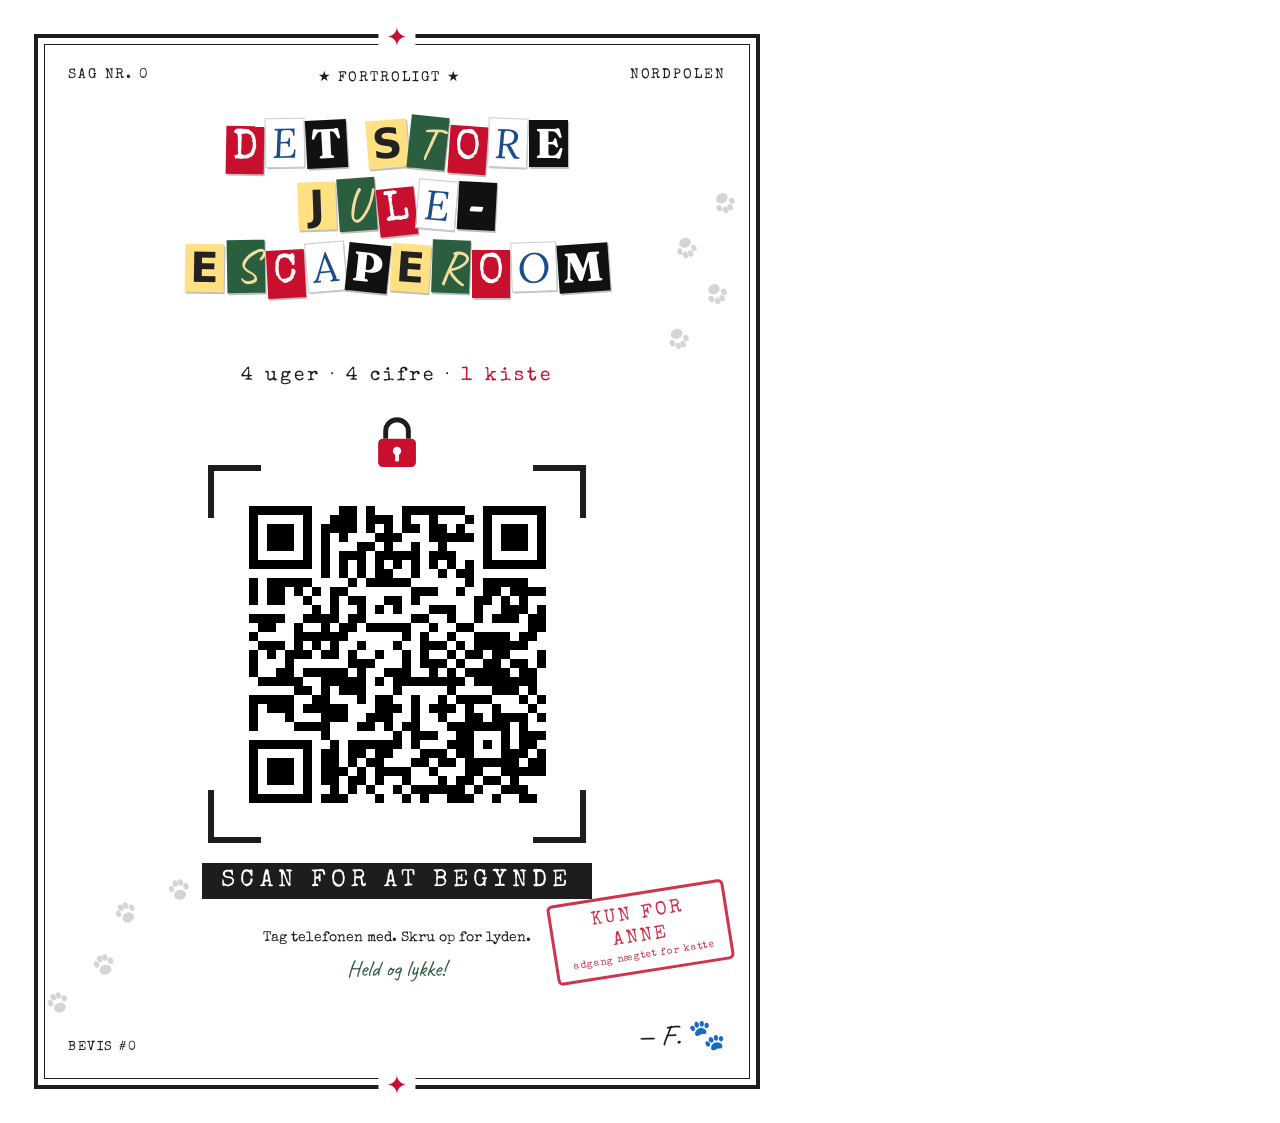
<file: projects/advent/qr/forside-a4.html>
<!doctype html>
<html lang="da"><head><meta charset="utf-8"><title>Juleescaperoom – QR</title>
<link rel="stylesheet" href="https://fonts.googleapis.com/css2?family=Fraunces:opsz,wght@9..144,500;9..144,800&family=Lora:ital@0;1&family=Caveat:wght@700&family=Special+Elite&display=swap">
<style>
@page { size: A4; margin: 0; }
* { box-sizing: border-box; margin: 0; }
html, body { width: 210mm; height: 297mm; background: #fff; }
body { position: relative; overflow: hidden; font-family: "Special Elite", monospace; color: #1d1d1d; -webkit-print-color-adjust: exact; print-color-adjust: exact; }
.frame { position: absolute; inset: 9mm; border: 1.2mm solid #1d1d1d; outline: .4mm solid #1d1d1d; outline-offset: -3mm; }
.frame::before, .frame::after { content: "✦"; position: absolute; font-size: 7mm; color: #c8102e; background: #fff; padding: 0 2mm; left: 50%; transform: translateX(-50%); }
.frame::before { top: -4.6mm; } .frame::after { bottom: -4.6mm; }
.top { position: absolute; top: 18mm; left: 18mm; right: 18mm; display: flex; justify-content: space-between; font-size: 3.6mm; letter-spacing: .5mm; }
.stamp { position: absolute; top: 236mm; right: 17mm; transform: rotate(-9deg); white-space: nowrap; border: .9mm solid #c8102e; color: #c8102e; padding: 2mm 4mm; font-size: 5mm; letter-spacing: .6mm; text-align: center; opacity: .85; border-radius: 1.5mm; line-height: 1.25; }
.stamp small { display: block; font-size: 2.6mm; letter-spacing: .2mm; }
h1 { position: absolute; top: 30mm; left: 0; right: 0; text-align: center; line-height: 1.2; font-weight: normal; }
.word { display: inline-block; margin: 0 2.4mm; white-space: nowrap; }
.cut { display: inline-grid; place-items: center; min-width: 10mm; padding: .8mm 1.4mm; margin: .6mm .3mm; transform: rotate(var(--r)); box-shadow: .3mm .5mm 0 rgba(0,0,0,.25); font-size: 11mm; line-height: 1; }
.k0 { background: #111; color: #fff; font-family: "Fraunces", serif; font-weight: 800; }
.k1 { background: #c8102e; color: #fff; font-family: "Special Elite", monospace; }
.k2 { background: #ffe082; color: #222; font-family: system-ui, sans-serif; font-weight: 900; }
.k3 { background: #fff; color: #1b4d8c; font-family: "Lora", serif; font-style: italic; outline: .3mm solid #ccc; }
.k4 { background: #2b5e3e; color: #f3dca0; font-family: "Caveat", cursive; font-size: 12.5mm; }
.sub { position: absolute; top: 97mm; left: 0; right: 0; text-align: center; font-size: 5mm; letter-spacing: .8mm; }
.sub b { color: #c8102e; font-weight: normal; }
.vault { position: absolute; top: 123mm; left: 50%; transform: translateX(-50%); width: 100mm; padding: 6mm; }
.vault .c { position: absolute; width: 14mm; height: 14mm; border: 0 solid #1d1d1d; }
.c.tl { top: 0; left: 0; border-width: 1.6mm 0 0 1.6mm; } .c.tr { top: 0; right: 0; border-width: 1.6mm 1.6mm 0 0; }
.c.bl { bottom: 0; left: 0; border-width: 0 0 1.6mm 1.6mm; } .c.br { bottom: 0; right: 0; border-width: 0 1.6mm 1.6mm 0; }
.vault svg.qr { display: block; width: 88mm; height: 88mm; }
.lock { position: absolute; top: -13mm; left: 50%; transform: translateX(-50%); width: 16mm; background: #fff; padding: 0 2mm; }
.scan { position: absolute; top: 230mm; left: 0; right: 0; text-align: center; font-size: 6.4mm; letter-spacing: 1.4mm; }
.scan span { background: #1d1d1d; color: #fff; padding: 1.6mm 5mm; }
.rules { position: absolute; top: 245mm; left: 0; right: 0; text-align: center; font-size: 3.8mm; line-height: 1.7; }
.rules i { font-family: "Caveat", cursive; font-style: normal; font-size: 6mm; color: #2b5e3e; }
.bottom { position: absolute; bottom: 18mm; left: 18mm; right: 18mm; display: flex; justify-content: space-between; align-items: end; font-size: 3.4mm; letter-spacing: .4mm; }
.sig { font-family: "Caveat", cursive; font-size: 8mm; letter-spacing: 0; color: #1d1d1d; }
.pawpos { position: absolute; width: 7mm; height: 7mm; opacity: .18; }
.paw { width: 100%; height: 100%; fill: #1d1d1d; }
</style></head><body>
<div class="frame"></div>
<span class="pawpos" style="left:12mm;top:262mm;transform:rotate(-20deg)"><svg class="paw" viewBox="0 0 40 40"><ellipse cx="20" cy="27" rx="9" ry="7.5"/><ellipse cx="9" cy="16" rx="4" ry="5"/><ellipse cx="16" cy="9" rx="4" ry="5"/><ellipse cx="24" cy="9" rx="4" ry="5"/><ellipse cx="31" cy="16" rx="4" ry="5"/></svg></span><span class="pawpos" style="left:24mm;top:252mm;transform:rotate(-15deg)"><svg class="paw" viewBox="0 0 40 40"><ellipse cx="20" cy="27" rx="9" ry="7.5"/><ellipse cx="9" cy="16" rx="4" ry="5"/><ellipse cx="16" cy="9" rx="4" ry="5"/><ellipse cx="24" cy="9" rx="4" ry="5"/><ellipse cx="31" cy="16" rx="4" ry="5"/></svg></span><span class="pawpos" style="left:30mm;top:238mm;transform:rotate(-25deg)"><svg class="paw" viewBox="0 0 40 40"><ellipse cx="20" cy="27" rx="9" ry="7.5"/><ellipse cx="9" cy="16" rx="4" ry="5"/><ellipse cx="16" cy="9" rx="4" ry="5"/><ellipse cx="24" cy="9" rx="4" ry="5"/><ellipse cx="31" cy="16" rx="4" ry="5"/></svg></span><span class="pawpos" style="left:44mm;top:232mm;transform:rotate(-10deg)"><svg class="paw" viewBox="0 0 40 40"><ellipse cx="20" cy="27" rx="9" ry="7.5"/><ellipse cx="9" cy="16" rx="4" ry="5"/><ellipse cx="16" cy="9" rx="4" ry="5"/><ellipse cx="24" cy="9" rx="4" ry="5"/><ellipse cx="31" cy="16" rx="4" ry="5"/></svg></span><span class="pawpos" style="left:176mm;top:86mm;transform:rotate(160deg)"><svg class="paw" viewBox="0 0 40 40"><ellipse cx="20" cy="27" rx="9" ry="7.5"/><ellipse cx="9" cy="16" rx="4" ry="5"/><ellipse cx="16" cy="9" rx="4" ry="5"/><ellipse cx="24" cy="9" rx="4" ry="5"/><ellipse cx="31" cy="16" rx="4" ry="5"/></svg></span><span class="pawpos" style="left:186mm;top:74mm;transform:rotate(150deg)"><svg class="paw" viewBox="0 0 40 40"><ellipse cx="20" cy="27" rx="9" ry="7.5"/><ellipse cx="9" cy="16" rx="4" ry="5"/><ellipse cx="16" cy="9" rx="4" ry="5"/><ellipse cx="24" cy="9" rx="4" ry="5"/><ellipse cx="31" cy="16" rx="4" ry="5"/></svg></span><span class="pawpos" style="left:178mm;top:62mm;transform:rotate(165deg)"><svg class="paw" viewBox="0 0 40 40"><ellipse cx="20" cy="27" rx="9" ry="7.5"/><ellipse cx="9" cy="16" rx="4" ry="5"/><ellipse cx="16" cy="9" rx="4" ry="5"/><ellipse cx="24" cy="9" rx="4" ry="5"/><ellipse cx="31" cy="16" rx="4" ry="5"/></svg></span><span class="pawpos" style="left:188mm;top:50mm;transform:rotate(150deg)"><svg class="paw" viewBox="0 0 40 40"><ellipse cx="20" cy="27" rx="9" ry="7.5"/><ellipse cx="9" cy="16" rx="4" ry="5"/><ellipse cx="16" cy="9" rx="4" ry="5"/><ellipse cx="24" cy="9" rx="4" ry="5"/><ellipse cx="31" cy="16" rx="4" ry="5"/></svg></span>
<div class="top"><span>SAG NR. 0</span><span>★ FORTROLIGT ★</span><span>NORDPOLEN</span></div>
<h1><span class="word"><span class="cut k1" style="--r:1deg">D</span><span class="cut k3" style="--r:-1deg">E</span><span class="cut k0" style="--r:-3deg">T</span></span><span class="word"><span class="cut k2" style="--r:-5deg">S</span><span class="cut k4" style="--r:6deg">T</span><span class="cut k1" style="--r:4deg">O</span><span class="cut k3" style="--r:2deg">R</span><span class="cut k0" style="--r:0deg">E</span></span><br><span class="word"><span class="cut k2" style="--r:-2deg">J</span><span class="cut k4" style="--r:-4deg">U</span><span class="cut k1" style="--r:-6deg">L</span><span class="cut k3" style="--r:5deg">E</span><span class="cut k0" style="--r:3deg">-</span></span><br><span class="word"><span class="cut k2" style="--r:1deg">E</span><span class="cut k4" style="--r:-1deg">S</span><span class="cut k1" style="--r:-3deg">C</span><span class="cut k3" style="--r:-5deg">A</span><span class="cut k0" style="--r:6deg">P</span><span class="cut k2" style="--r:4deg">E</span><span class="cut k4" style="--r:2deg">R</span><span class="cut k1" style="--r:0deg">O</span><span class="cut k3" style="--r:-2deg">O</span><span class="cut k0" style="--r:-4deg">M</span></span></h1>
<div class="stamp">KUN FOR<br>ANNE<small>adgang nægtet for katte</small></div>
<p class="sub">4 uger · 4 cifre · <b>1 kiste</b></p>
<div class="vault">
  <svg class="lock" viewBox="0 0 24 28"><path d="M6 12V8a6 6 0 0 1 12 0v4" fill="none" stroke="#1d1d1d" stroke-width="2.6"/><rect x="2" y="12" width="20" height="15" rx="2.5" fill="#c8102e"/><circle cx="12" cy="18.5" r="2.2" fill="#fff"/><rect x="11" y="19" width="2" height="5" fill="#fff"/></svg>
  <span class="c tl"></span><span class="c tr"></span><span class="c bl"></span><span class="c br"></span>
  <svg class="qr" viewBox="0 0 37 37" shape-rendering="crispEdges"><path fill="#ffffff" d="M0 0h37v37H0z"/><path stroke="#000000" d="M2 2.5h7m3 0h2m1 0h1m3 0h7m2 0h7M2 3.5h1m5 0h1m2 0h3m1 0h3m1 0h1m2 0h1m3 0h1m1 0h1m5 0h1M2 4.5h1m1 0h3m1 0h1m1 0h4m1 0h1m1 0h1m1 0h2m1 0h2m1 0h1m2 0h1m1 0h3m1 0h1M2 5.5h1m1 0h3m1 0h1m1 0h1m1 0h1m3 0h3m3 0h5m1 0h1m1 0h3m1 0h1M2 6.5h1m1 0h3m1 0h1m1 0h1m3 0h2m1 0h1m2 0h1m2 0h1m4 0h1m1 0h3m1 0h1M2 7.5h1m5 0h1m1 0h1m1 0h3m1 0h5m1 0h3m3 0h1m5 0h1M2 8.5h7m1 0h1m1 0h1m1 0h1m1 0h1m1 0h1m1 0h1m1 0h1m1 0h1m1 0h1m1 0h7M10 9.5h1m1 0h1m1 0h1m1 0h2m2 0h1m2 0h1m1 0h2M2 10.5h1m1 0h5m4 0h1m1 0h5m6 0h1m1 0h5M2 11.5h1m1 0h2m1 0h1m1 0h1m1 0h2m7 0h3m2 0h1m2 0h2m1 0h4M2 12.5h1m1 0h2m2 0h1m2 0h1m1 0h2m2 0h2m1 0h1m6 0h2m1 0h1m1 0h1M9 13.5h1m1 0h1m2 0h1m1 0h1m1 0h1m3 0h3m2 0h1m2 0h3m1 0h1M2 14.5h4m2 0h4m1 0h2m5 0h2m2 0h1m2 0h1m1 0h3m1 0h2M3 15.5h2m2 0h1m2 0h1m1 0h2m1 0h5m2 0h1m2 0h2m6 0h2M2 16.5h1m4 0h6m6 0h1m1 0h1m2 0h1m2 0h4m1 0h2M3 17.5h3m1 0h1m1 0h1m1 0h1m2 0h1m3 0h1m2 0h3m1 0h1m1 0h6M2 18.5h1m1 0h1m1 0h3m1 0h2m1 0h1m2 0h1m2 0h1m1 0h1m2 0h1m1 0h2m1 0h2m3 0h1M2 19.5h1m3 0h1m6 0h3m3 0h1m1 0h3m1 0h1m2 0h2m1 0h2m1 0h1M2 20.5h1m2 0h2m1 0h5m1 0h1m2 0h3m2 0h1m1 0h1m1 0h5m1 0h2M3 21.5h5m2 0h5m1 0h1m1 0h8m1 0h7M7 22.5h2m1 0h1m1 0h3m3 0h1m5 0h1m4 0h3m1 0h1M2 23.5h5m2 0h2m3 0h1m1 0h2m2 0h1m2 0h1m1 0h4m3 0h1m1 0h1M2 24.5h1m1 0h3m1 0h5m3 0h3m1 0h1m1 0h3m1 0h1m2 0h1m3 0h1M2 25.5h1m3 0h1m3 0h3m2 0h3m2 0h1m2 0h1m2 0h2m1 0h4m1 0h1M2 26.5h1m4 0h4m3 0h2m1 0h1m1 0h2m3 0h7m1 0h1M10 27.5h1m7 0h1m1 0h3m2 0h2m3 0h1m1 0h3M2 28.5h7m2 0h1m1 0h6m1 0h1m3 0h3m1 0h1m1 0h1m1 0h2M2 29.5h1m5 0h1m1 0h2m1 0h2m1 0h2m3 0h3m1 0h2m3 0h3m1 0h1M2 30.5h1m1 0h3m1 0h1m1 0h2m1 0h1m1 0h2m3 0h2m1 0h2m1 0h6m1 0h2M2 31.5h1m1 0h3m1 0h1m1 0h3m1 0h1m1 0h4m2 0h1m3 0h2m2 0h5M2 32.5h1m1 0h3m1 0h1m1 0h2m1 0h2m1 0h1m2 0h1m3 0h1m1 0h2m1 0h2m1 0h1M2 33.5h1m5 0h1m2 0h1m1 0h1m1 0h1m2 0h1m1 0h6m1 0h1m2 0h3M2 34.5h7m1 0h3m3 0h1m2 0h1m1 0h1m2 0h3m2 0h1m2 0h2"/></svg>
</div>
<p class="scan"><span>SCAN FOR AT BEGYNDE</span></p>
<p class="rules">Tag telefonen med. Skru op for lyden.<br><i>Held og lykke!</i></p>
<div class="bottom"><span>BEVIS #0</span><span class="sig">— F. 🐾</span></div>
</body></html>
</file>
